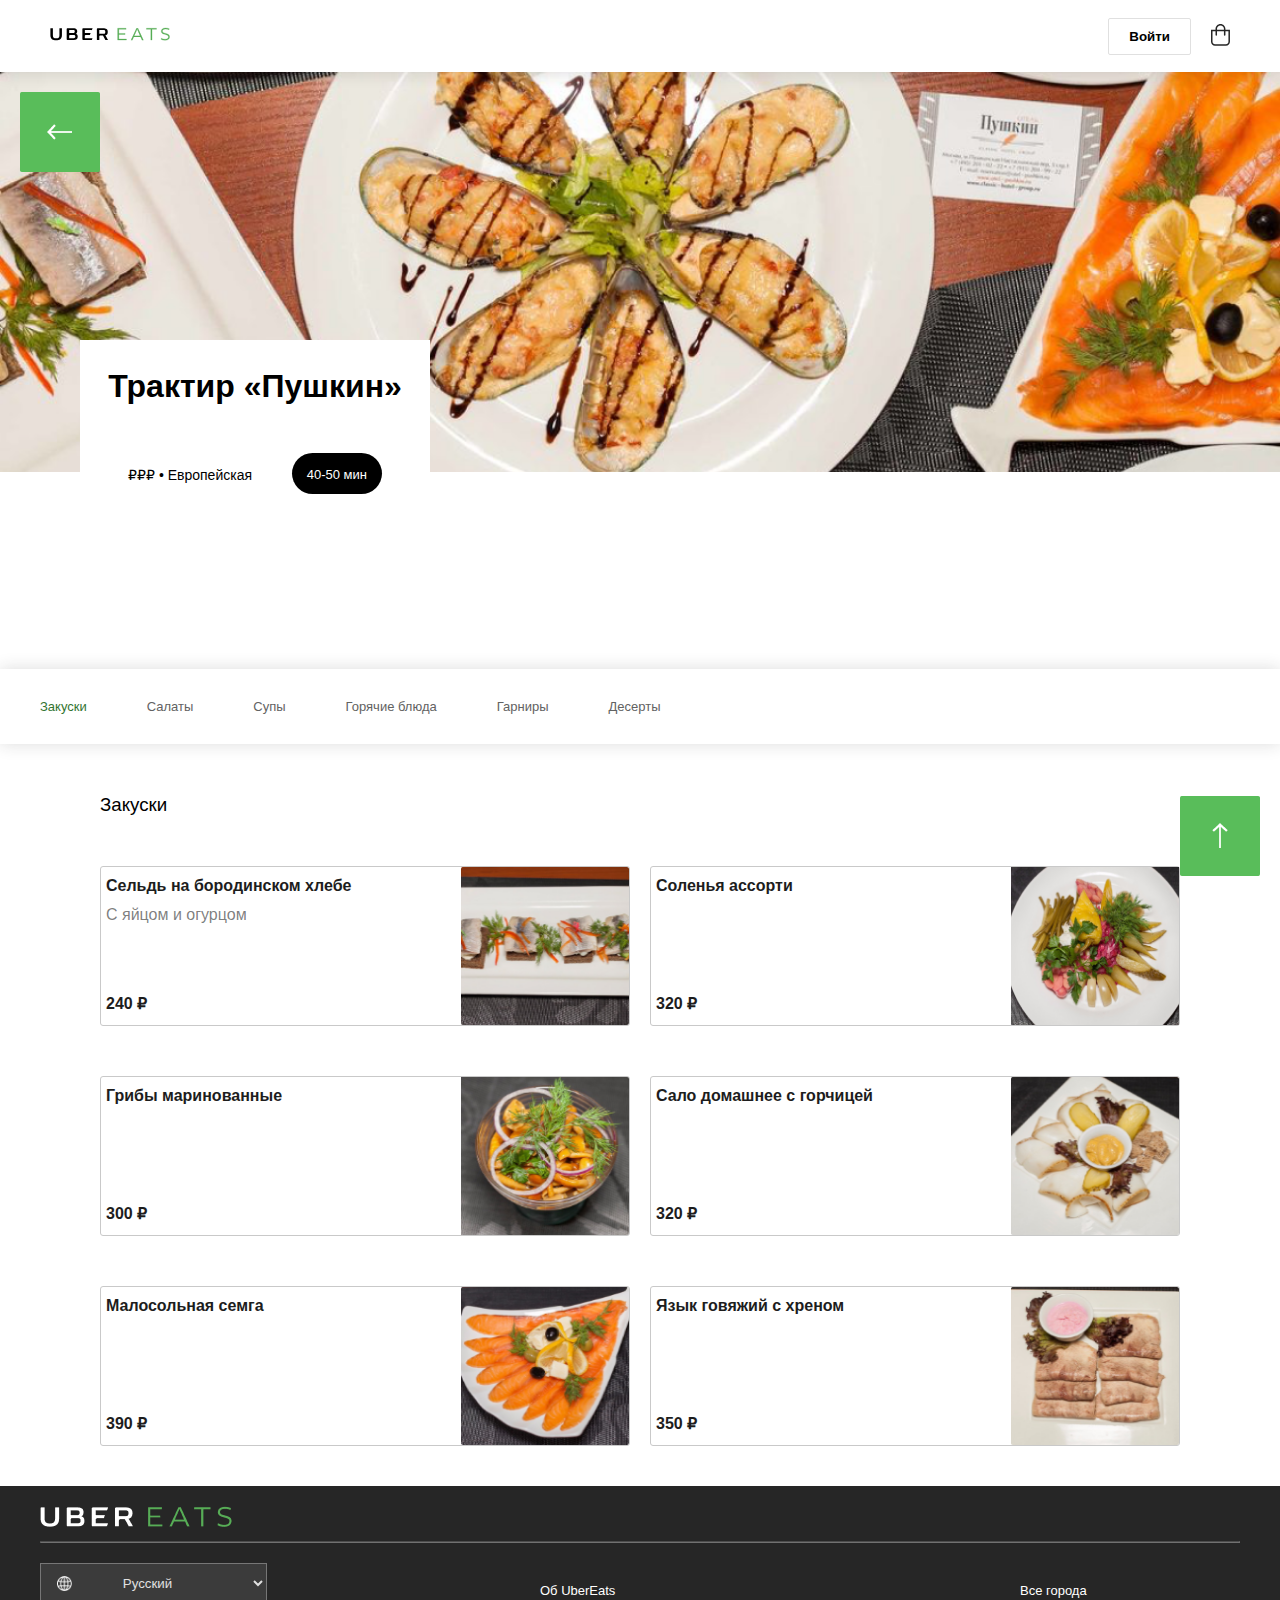
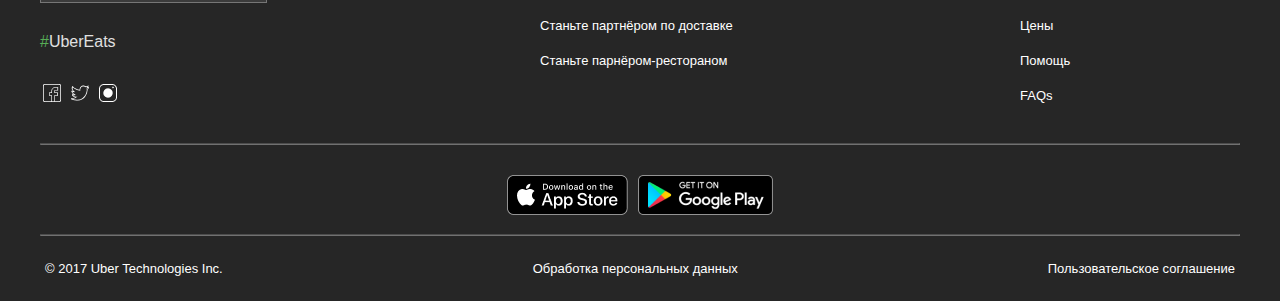
<file: index.html>
<!DOCTYPE html>
<html lang="en">
  <head>
    <meta charset="UTF-8" />
    <meta name="viewport" content="width=device-width, initial-scale=1.0" />
    <title>Трактир 'Пушкин'</title>
    <link rel="stylesheet" href="style.css" />
  </head>
  <header>
    <div class="headeritems">
      <a href=""
        ><div class="logo"><img src="./images/logo.svg" alt="" /></div
      ></a>
      <div class="right">
        <div class="enter"><button class="button">Войти</button></div>
        <a href=""><img src="./images/basket.svg" alt="" /></a>
      </div>
    </div>
  </header>
  <body>
    <div class="traktir">
     <a href="https://alisa1910.github.io/ubereats/"> <img src="./images/btn-up.png" class="return"></a> <div id="traktir-pushkin"  class="traktir-photo"></div>
      <div class="pushkin">
        <h1 class="traktir-pushkin">Трактир «Пушкин»</h1>
        <div class="cost-time">
          <p class="cost">₽₽₽ • Европейская</p>
          <div class="time-traktir">
            <p class="time">40-50 мин</p>
          </div>
        </div>
      </div>
    </div>
    <div class="pages">
      <a href="" class="greenpage"><p>Закуски</p></a>
      <a href=""><p>Салаты</p></a>
      <a href=""><p>Супы</p></a>
      <a href=""><p>Горячие блюда</p></a>
      <a href=""><p>Гарниры</p></a>
      <a href=""><p>Десерты</p></a>
    </div>
    <h3>Закуски</h3>
    <div class="zakuski">
      <div class="zakuska">
        <div class="text-zakuska">
          <div class="two">
            <p class="name">Сельдь на бородинском хлебе</p>
            <p class="with">С яйцом и огурцом</p>
          </div>
          <p class="cost-zakuska">240 ₽</p>
        </div>
        <img src="./images/eat.png" />
      </div>
      <div class="zakuska">
        <div class="text-zakuska">
          <p class="name">Соленья ассорти</p>
          <p class="cost-zakuska">320 ₽</p>
        </div>
        <img src="./images/eat1.png" />
      </div>
      <div class="zakuska">
        <div class="text-zakuska">
          <p class="name">Грибы маринованные</p>
          <p class="cost-zakuska">300 ₽</p>
        </div>
        <img src="./images/eat2.png" />
      </div>
      <div class="zakuska">
        <div class="text-zakuska">
          <p class="name">Сало домашнее с горчицей</p>
          <p class="cost-zakuska">320 ₽</p>
        </div>
        <img src="./images/eat3.png" />
      </div>
      <div class="zakuska">
        <div class="text-zakuska">
          <p class="name">Малосольная семга</p>
          <p class="cost-zakuska">390 ₽</p>
        </div>
        <img src="./images/eat4.png" />
      </div>
      <div class="zakuska">
        <div class="text-zakuska">
          <p class="name">Язык говяжий с хреном</p>
          <p class="cost-zakuska">350 ₽</p>
        </div>
        <img src="./images/eat5.png" />
      </div>
    </div>
  </body>
  <footer>
    <div class="footer-items">
      <img src="./images/white-logo.png" class="white-logo" />
      <hr class="hr-logo" />
      <div class="all-info">
        <div class="info-div">
          <form>
            <select name="language">
              <span class="text-search">
                <option value="russian">Русский</option>
                <option value="english">English</option></span
              >
            </select>
          </form>
          <div class="social">
            <p><span class="el">#</span>UberEats</p>
          </div>
          <div class="socialtoo">
            <img src="./images/facebook.png" /> <img src="./images/twitter.png" />
            <img src="./images/instagram.png" />
          </div>
        </div>
        <div class="info-div">
          <ul class="info">
            <li>Об UberEats</li>
            <li>Станьте партнёром по доставке</li>
            <li>Станьте парнёром-рестораном</li>
          </ul>
        </div>
        <div class="info-div">
          <ul class="info">
            <li>Все города</li>
            <li>Цены</li>
            <li>Помощь</li>
            <li>FAQs</li>
          </ul>
        </div>
      </div>
      <hr class="infohr" />
      <div class="downald">
        <a href=""><img src="./images/app-store" /> </a
        ><a class="images" href=""><img src="./images/google play" /></a>
      </div>
      <hr />
      <div class="end">
        <p>© 2017 Uber Technologies Inc.</p>
        <p>Обработка персональных данных</p>
        <p>Пользовательское соглашение</p>
      </div>
    </div>
    <a class="btn-up" href="#traktir-pushkin"><img src="./images/btn-up.png" /></a>
  </footer> 
</html>
</file>
<file: style.css>
* {
  margin: 0;
  padding: 0;
  box-sizing: border-box;
}

header {
  box-shadow: 0px 0px 16px 0px #26262629;
  height: 72px;
  display: flex;
  align-items: center;
  position: fixed;
  left: 0;
  right: 0;
  top: 0;
  z-index: 1000;
  background-color: white;
}
.headeritems {
  display: flex;
  justify-content: space-between;
  width: 100%;
  margin-left: 50px;
  margin-right: 50px;
  align-items: center;
}
.right {
  display: flex;
  justify-content: end;
  align-items: center;
}
.search-input {
  width: 100%;
  border: none;
  outline: 0;
  color: rgb(180, 178, 178);
  margin-top: 90px;
}
hr {
  border-color: rgba(211, 211, 211, 0.432);
}
.enter {
  display: flex;
  align-items: center;
  margin-right: 20px;
}
.logo {
  align-items: center;
}
.button {
  font: "roboto";
  background-color: white;
  border: 1px solid #e0e0e0;
  border-radius: 2px;
  padding: 10px 20px;
  font-weight: bold;
}
.all {
  margin-left: 50px;
  margin-right: 50px;
  margin-top: 30px;
}
.inMoscow {
  font-family: "Gill Sans", sans-serif;
  font-weight: normal;
  color: #1d1d1d;
  margin-top: 40px;
}
.restaurants {
  display: grid;
  grid-template-columns: repeat(3, 1fr);
  gap: 15px 15px;
  margin-top: 20px;
  margin-bottom: 100px;
}
.restaurant {
  width: 100%;
  font-family: "Gill Sans", sans-serif;
  font-weight: normal;
  color: #626262;
  transition: transform 0.5s ease-in-out;
}

.restaurant:hover {
  transform: scale(90%);
}

@media (min-width: 321px) and (max-width: 727px) {
  .restaurants {
    grid-template-columns: repeat(2, 1fr);
  }
}

@media (max-width: 320px) {
  .restaurants {
    grid-template-columns: 1fr;
  }
}
.rest {
  width: 100%;
}
.restaurant > h4 {
  margin-top: 14px;
  font-size: 16px;
}
.cost {
  margin-top: 14px;
  font-size: 14px;
}
.time {
  margin-top: 14px;
  font-size: 13px;
  color: #1d1d1d;
}
footer {
  background-color: #262626;
}
select {
  text-align: center;
  width: 227px;
  height: 40px;
  background-image: url("./images/Shape.png");
  background-position: 16px center;
  background-repeat: no-repeat;
  background-size: 15px 15px;
  background-color: #3b3b3b;
}
option {
  color: white;
}
.footer-items {
  margin: 40px;
  margin-bottom: 0px;
  color: white;
}
.white-logo {
  margin-top: 20px;
  margin-bottom: 10px;
}
.hr-logo {
  margin-bottom: 20px;
}
.social {
  margin-top: 30px;
  margin-bottom: 30px;
  color: #e0e0e0;
  font-family: "Gill Sans", sans-serif;
}
.el {
  color: #57ad56;
  font-family: "Gill Sans", sans-serif;
}
.info {
  padding: 0;
  margin: 0;
  font-size: 13px;
  line-height: 15px;
  font-weight: 400;
  text-decoration: none;

  font-family: "Gill Sans", sans-serif;
}
.infohr {
  margin-top: 20px;
  margin-bottom: 30px;
}
.end {
  font-family: "Gill Sans", sans-serif;

  font-size: 13px;
  margin-top: 20px;
}
select {
  color: #e0e0e0;
}
ul {
  list-style-type: none;
}
.all-info {
  display: flex;
  justify-content: space-between;
  flex-wrap: wrap;
}
li {
  margin: 20px;
}
.info-div {
  width: 240px;
}
.downald {
  display: flex;
  justify-content: center;
  align-items: center;
  flex-wrap: wrap;
  margin-bottom: 15px;
}
.end {
  display: flex;
  justify-content: space-between;
  flex-wrap: wrap;
  padding-bottom: 20px;
}
.end > p {
  margin: 5px;
}
.images {
  margin-left: 10px;
}
.btn-up {
  position: fixed;
  right: 20px;
  bottom: 20px;
}
a {
  text-decoration: none;
  color: #626262;
}
.traktir-photo {
  background-image: url("./images/photo.png");
  background-size: no-repeat;
  background-position: center;
  background-size: cover;
  width: 100%;
  height: 400px;
  position: absolute;
  z-index: -100;
  top: 72px;
}
.traktir {
  margin-top: 72px;
}
.pushkin {
  margin-top: 144px;
  background-color: white;
  width: 350px;
  height: 204px;
  font-family: "Roboto", sans-serif;
}
.traktir-pushkin {
  text-align: center;
  padding-top: 28px;
}
.cost-time {
  display: flex;
  justify-content: space-between;
  padding: 48px;
}
@media (max-width: 768px) {
  .pushkin {
    margin-left: 8px;
  }
}
@media (min-width: 769px) {
  .pushkin {
    margin-left: 80px;
  }
}
.time-traktir {
  background-color: black;
  border-radius: 100px;
}
.time {
  color: white;
  padding-bottom: 12px;
  padding-left: 15px;
  padding-right: 15px;
}
.pages {
  font-family: "Roboto", sans-serif;
  font-size: small;
  height: 75px;
  background-color: white;
  margin-top: 125px;
  display: flex;
  justify-content: flex-start;
  box-shadow: 0px 0px 16px 0px #26262629;
  align-items: center;
}
.pages a {
  margin-left: 40px;
  margin-right: 20px;
  font-weight: 300;
}
.greenpage {
  color: #327430;
}
h3 {
  font-family: "Roboto", sans-serif;
  font-weight: 500;
  margin-left: 100px;
  margin-top: 50px;
  margin-bottom: 50px;
}
.zakuska {
  background-color: white;
  height: 160px;
  display: flex;
  justify-content: space-between;
  border: 1px rgb(201, 201, 201) solid;
border-radius: 3px;
}
.zakuski {
  display: grid;
  grid-template-columns: repeat(2, 1fr);
  gap: 50px 20px;
  margin-left: 100px;
  margin-right: 100px;
}
@media  (max-width: 769px) {
  .zakuski {
    display: grid;
    grid-template-columns: repeat(1, 1fr);
    margin-right: 5px;
    margin-left: 5px;
  }
  
}
.text-zakuska {
  display: flex;
  flex-direction: column;
  justify-content: space-between;
  font-family: "Roboto", sans-serif;
  margin-left: 5px;
  margin-top: 10px;
  margin-bottom: 10px;
}
.cost-zakuska {
  font-weight: bold;
  color: #1D1D1D;
  height: 21px;
  font-weight: 600;
}
.name {
  font-weight: 600;
  color: #1D1D1D;
  margin-bottom: 5px;
  height: 24px;
}
.with {
height: 21px;
color: #00000086;
font-weight: 100;
}
.return {
  transform: rotate(270deg);
  margin: 20px;
}
</file>
